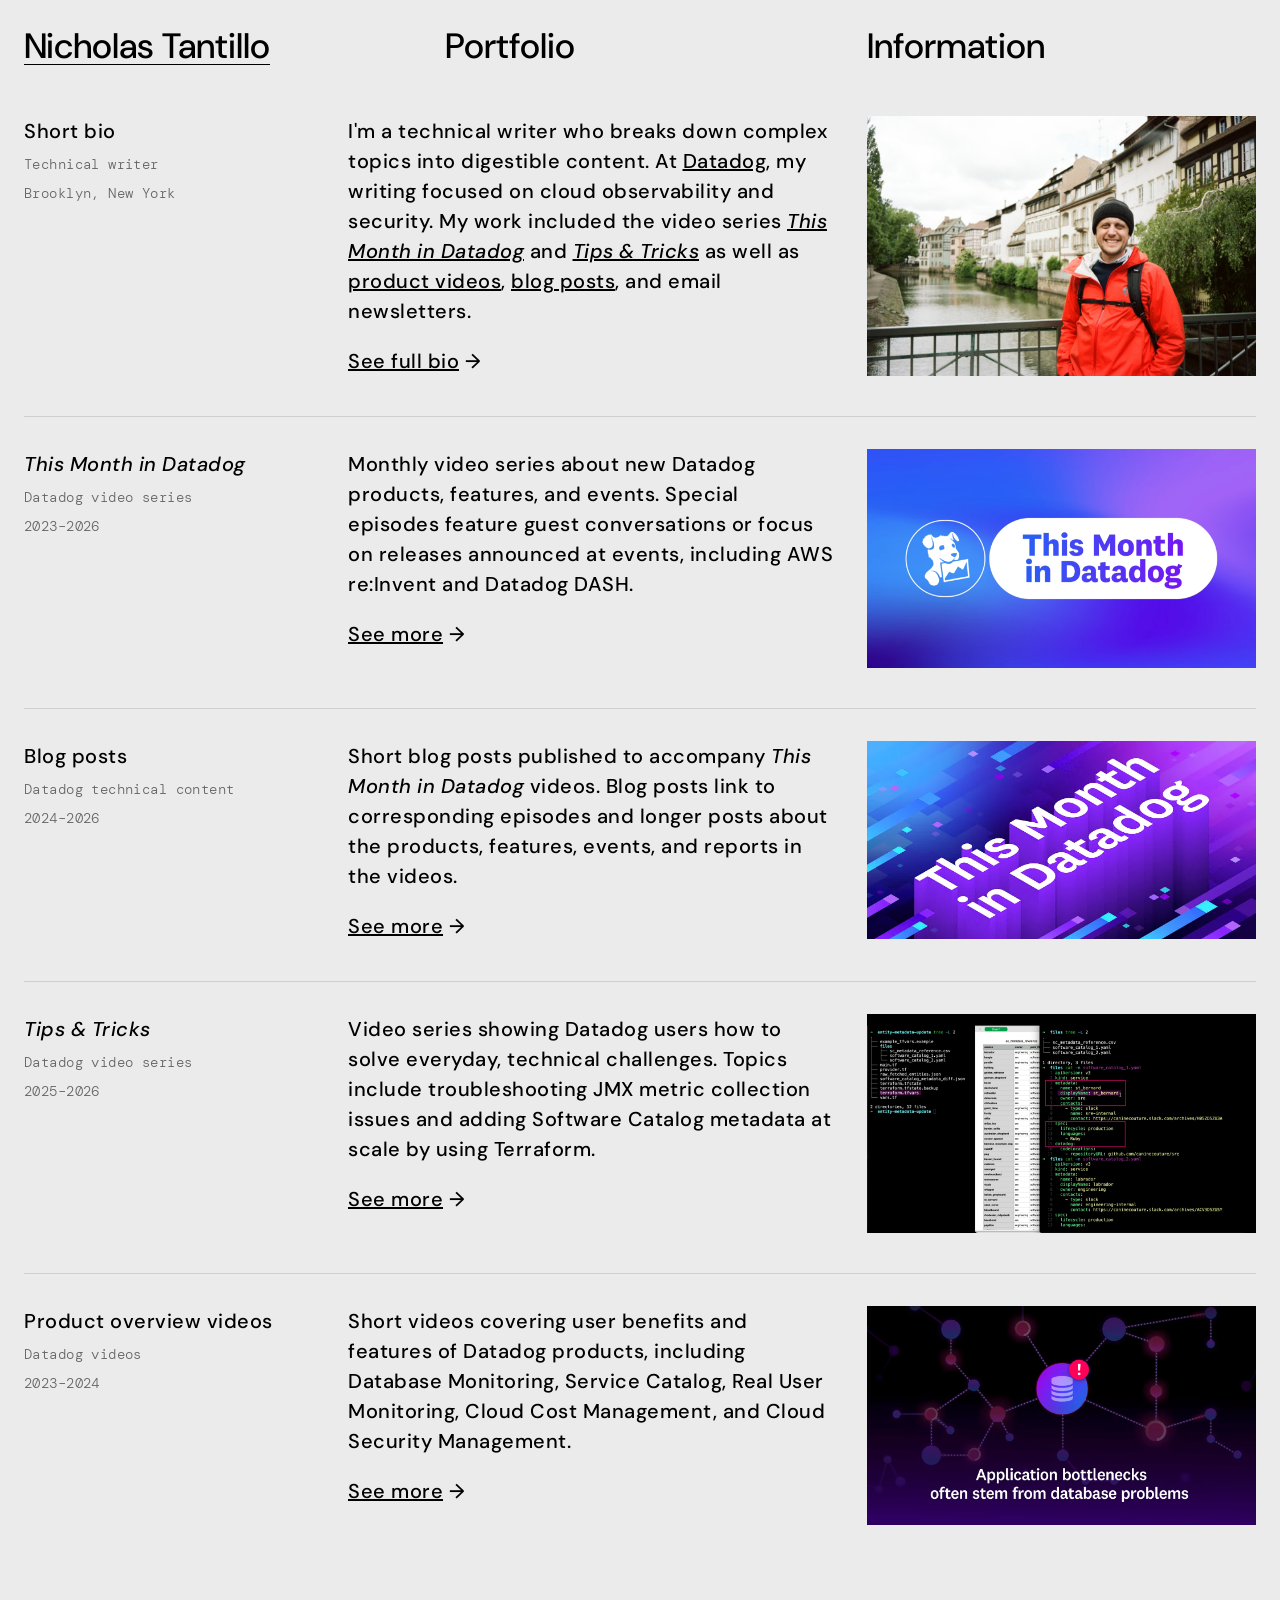
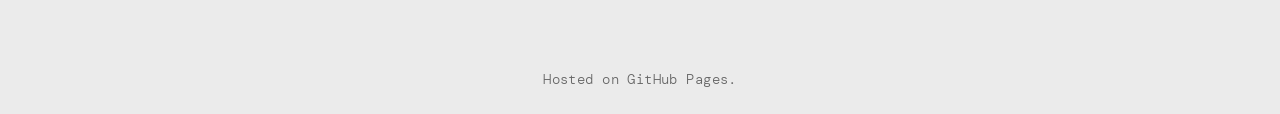
<file: index.html>
<!DOCTYPE html>
<html lang="en">
<head>
  <meta charset="UTF-8">
  <meta name="viewport" content="width=device-width, initial-scale=1.0">
  <title>Nicholas Tantillo</title>
  <link rel="icon" type="image/svg+xml" href="assets/images/favicon.svg">
  <link rel="preconnect" href="https://fonts.googleapis.com">
  <link rel="preconnect" href="https://fonts.gstatic.com" crossorigin>
  <link rel="stylesheet" href="https://fonts.googleapis.com/css2?family=DM+Mono:ital,wght@0,300;0,400;0,500;1,300;1,400;1,500&amp;family=DM+Sans:ital,opsz,wght@0,9..40,400..700;1,9..40,400..700&amp;display=swap">
  <link rel="stylesheet" href="style.css">
  <script src="carousel.js" defer></script>
</head>
<body>

  <a class="skip-link" href="#main-content">Skip to main content</a>

  <!-- Global Header -->
  <header class="site-header">
    <nav class="nav-grid-secondary" aria-label="Main navigation">
      <a href="index.html" class="active" aria-current="page">Nicholas Tantillo</a>
      <a href="portfolio.html">Portfolio</a>
      <a href="information.html">Information</a>
    </nav>
  </header>

  <!-- Main Content -->
  <main id="main-content" tabindex="-1">
    <h1 class="visually-hidden">Nicholas Tantillo</h1>
    <!-- Introductory Row (3fr / 5fr / 4fr) -->
    <section class="content-row">
      <div class="col-meta">
        <h2>Short bio</h2>
        <small>Technical writer</small>
        <small>Brooklyn, New York</small>
      </div>
      <div class="col-narrative">
        <p>I'm a technical writer who breaks down complex topics into digestible content. At <a class="text-link" href="https://www.datadoghq.com/" target="_blank" rel="noopener">Datadog</a>, my writing focused on cloud observability and security. My work included the video series <a class="text-link" href="https://www.youtube.com/playlist?list=PLdh-RwQzDsaO9UJ1Ze44Li5DSa-3pgCR7" target="_blank" rel="noopener"><em>This Month in Datadog</em></a> and <a class="text-link" href="https://www.youtube.com/playlist?list=PLdh-RwQzDsaM9Sq_fi-yXuzhmE7nOlqLE" target="_blank" rel="noopener"><em>Tips &amp; Tricks</em></a> as well as <a class="text-link" href="https://www.youtube.com/playlist?list=PLdh-RwQzDsaPqmgohbJVS4RUU6AMVza_S" target="_blank" rel="noopener">product videos</a>, <a class="text-link" href="https://www.datadoghq.com/blog/" target="_blank" rel="noopener">blog posts</a>, and email newsletters.</p>
        <p><a class="text-link" href="information.html">See full bio</a> →</p>
      </div>
      <div class="col-media">
        <img src="assets/images/portrait.jpg" width="1158" height="768" alt="Nicholas Tantillo portrait">
      </div>
    </section>

    <hr>

    <!-- Featured Work Row (3fr / 5fr / 4fr) -->
    <section class="content-row">
      <div class="col-meta">
        <h2><em>This Month in Datadog</em></h2>
        <small>Datadog video series</small>
        <small>2023&ndash;2026</small>
      </div>
      <div class="col-narrative">
        <p>Monthly video series about new Datadog products, features, and events. Special episodes feature guest conversations or focus on releases announced at events, including AWS re:Invent and Datadog DASH.</p>
        <p><a class="text-link" href="portfolio.html#this-month-in-datadog">See more</a> →</p>
      </div>
      <div class="col-media">
        <div class="image-carousel" data-image-carousel role="region" aria-roledescription="carousel" aria-label="This Month in Datadog screenshots" tabindex="0">
          <div class="image-carousel__viewport">
            <div class="image-carousel__slide">
              <button type="button" class="image-carousel__image-button" data-carousel-toggle aria-label="Pause slideshow" aria-pressed="false">
                <img src="assets/images/this-month-gallery/this-month-title.png" alt="This Month in Datadog title card on a blue-to-purple gradient">
              </button>
            </div>
            <div class="image-carousel__slide" hidden>
              <button type="button" class="image-carousel__image-button" data-carousel-toggle aria-label="Pause slideshow" aria-pressed="false">
                <img data-src="assets/images/this-month-gallery/bits-ai-security-analyst.png" alt="Bits AI Security Analyst investigating a security signal in Datadog Cloud SIEM" loading="lazy">
              </button>
            </div>
            <div class="image-carousel__slide" hidden>
              <button type="button" class="image-carousel__image-button" data-carousel-toggle aria-label="Pause slideshow" aria-pressed="false">
                <img data-src="assets/images/this-month-gallery/host-map.png" alt="Datadog Host Map displaying infrastructure hosts and CPU usage" loading="lazy">
              </button>
            </div>
            <div class="image-carousel__slide" hidden>
              <button type="button" class="image-carousel__image-button" data-carousel-toggle aria-label="Pause slideshow" aria-pressed="false">
                <img data-src="assets/images/this-month-gallery/datadog-experiments.png" alt="Datadog Experiments results page showing a positive difference in an A/B test" loading="lazy">
              </button>
            </div>
            <div class="image-carousel__slide" hidden>
              <button type="button" class="image-carousel__image-button" data-carousel-toggle aria-label="Pause slideshow" aria-pressed="false">
                <img data-src="assets/images/this-month-gallery/governance-console.png" alt="Datadog Governance Console overview showing organization product usage and governance coverage" loading="lazy">
              </button>
            </div>
          </div>
          <div class="image-carousel__feedback" aria-hidden="true">
            <svg class="image-carousel__pause-icon" xmlns="http://www.w3.org/2000/svg" width="32" height="32" viewBox="0 0 24 24" fill="#FFFFFF">
              <rect x="5.5" y="3.5" width="4.75" height="17" rx="1.75" ry="1.75"/>
              <rect x="13.75" y="3.5" width="4.75" height="17" rx="1.75" ry="1.75"/>
            </svg>
            <svg class="image-carousel__play-icon" xmlns="http://www.w3.org/2000/svg" width="32" height="32" viewBox="0 0 24 24" fill="#FFFFFF">
              <path d="M7.5 4.65C7.5 3.82 8.42 3.32 9.12 3.77L19.45 10.62C20.08 11.04 20.08 11.96 19.45 12.38L9.12 19.23C8.42 19.68 7.5 19.18 7.5 18.35V4.65Z"/>
            </svg>
          </div>
        </div>
      </div>
    </section>

    <hr>
    
    <!-- Featured Work Row (3fr / 5fr / 4fr) -->
    <section class="content-row">
      <div class="col-meta">
        <h2>Blog posts</h2>
        <small>Datadog technical content</small>
        <small>2024&ndash;2026</small>
      </div>
      <div class="col-narrative">
        <p>Short blog posts published to accompany <em>This Month in Datadog</em> videos. Blog posts link to corresponding episodes and longer posts about the products, features, events, and reports in the videos.</p>
        <p><a class="text-link" href="portfolio.html#datadog-blog-posts">See more</a> →</p>
      </div>
      <div class="col-media">
        <a class="image-link" href="https://www.datadoghq.com/blog/" target="_blank" rel="noopener" aria-label="Visit the Datadog blog">
          <img src="assets/images/month-in-datadog-hero.png" width="1400" height="711" alt="This Month in Datadog hero graphic" loading="lazy">
        </a>
      </div>
    </section>

    <hr>

    <!-- Featured Work Row (3fr / 5fr / 4fr) -->
    <section class="content-row">
      <div class="col-meta">
        <h2><em>Tips &amp; Tricks</em></h2>
        <small>Datadog video series</small>
        <small>2025&ndash;2026</small>
      </div>
      <div class="col-narrative">
        <p>Video series showing Datadog users how to solve everyday, technical challenges. Topics include troubleshooting JMX metric collection issues and adding Software Catalog metadata at scale by using Terraform.</p>
        <p><a class="text-link" href="portfolio.html#datadog-tips-tricks">See more</a> →</p>
      </div>
      <div class="col-media">
        <div class="image-carousel" data-image-carousel role="region" aria-roledescription="carousel" aria-label="Datadog Tips and Tricks screenshots" tabindex="0">
          <div class="image-carousel__viewport">
            <div class="image-carousel__slide">
              <button type="button" class="image-carousel__image-button" data-carousel-toggle aria-label="Pause slideshow" aria-pressed="false">
                <img src="assets/images/tips-tricks-gallery/software-catalog-reference.png" alt="Terraform terminal and spreadsheet showing Software Catalog metadata updates" loading="lazy">
              </button>
            </div>
            <div class="image-carousel__slide" hidden>
              <button type="button" class="image-carousel__image-button" data-carousel-toggle aria-label="Pause slideshow" aria-pressed="false">
                <img data-src="assets/images/tips-tricks-gallery/datadog-provider-configuration.png" alt="Terraform Datadog provider configuration with API key, app key, and site variables" loading="lazy">
              </button>
            </div>
            <div class="image-carousel__slide" hidden>
              <button type="button" class="image-carousel__image-button" data-carousel-toggle aria-label="Pause slideshow" aria-pressed="false">
                <img data-src="assets/images/tips-tricks-gallery/jmx-bean-case-sensitive.png" alt="Text slide explaining that JMX bean names are case-sensitive" loading="lazy">
              </button>
            </div>
            <div class="image-carousel__slide" hidden>
              <button type="button" class="image-carousel__image-button" data-carousel-toggle aria-label="Pause slideshow" aria-pressed="false">
                <img data-src="assets/images/tips-tricks-gallery/jvm-metrics.png" alt="Datadog JVM Metrics dashboard showing heap, non-heap, garbage collection, and thread metrics" loading="lazy">
              </button>
            </div>
          </div>
          <div class="image-carousel__feedback" aria-hidden="true">
            <svg class="image-carousel__pause-icon" xmlns="http://www.w3.org/2000/svg" width="32" height="32" viewBox="0 0 24 24" fill="#FFFFFF">
              <rect x="5.5" y="3.5" width="4.75" height="17" rx="1.75" ry="1.75"/>
              <rect x="13.75" y="3.5" width="4.75" height="17" rx="1.75" ry="1.75"/>
            </svg>
            <svg class="image-carousel__play-icon" xmlns="http://www.w3.org/2000/svg" width="32" height="32" viewBox="0 0 24 24" fill="#FFFFFF">
              <path d="M7.5 4.65C7.5 3.82 8.42 3.32 9.12 3.77L19.45 10.62C20.08 11.04 20.08 11.96 19.45 12.38L9.12 19.23C8.42 19.68 7.5 19.18 7.5 18.35V4.65Z"/>
            </svg>
          </div>
        </div>
      </div>
    </section>

    <hr>

    <!-- Featured Work Row (3fr / 5fr / 4fr) -->
    <section class="content-row">
      <div class="col-meta">
        <h2>Product overview videos</h2>
        <small>Datadog videos</small>
        <small>2023&ndash;2024</small>
      </div>
      <div class="col-narrative">
        <p>Short videos covering user benefits and features of Datadog products, including Database Monitoring, Service Catalog, Real User Monitoring, Cloud Cost Management, and Cloud Security Management.</p> 
        <p><a class="text-link" href="portfolio.html#datadog-product-videos">See more</a> →</p>
      </div>
      <div class="col-media">
        <div class="image-carousel" data-image-carousel role="region" aria-roledescription="carousel" aria-label="Datadog Database Monitoring product overview screenshots" tabindex="0">
          <div class="image-carousel__viewport">
            <div class="image-carousel__slide">
              <button type="button" class="image-carousel__image-button" data-carousel-toggle aria-label="Pause slideshow" aria-pressed="false">
                <img src="assets/images/database-monitoring-gallery/application-bottlenecks.png" alt="Application bottlenecks often stem from database problems" loading="lazy">
              </button>
            </div>
            <div class="image-carousel__slide" hidden>
              <button type="button" class="image-carousel__image-button" data-carousel-toggle aria-label="Pause slideshow" aria-pressed="false">
                <img data-src="assets/images/database-monitoring-gallery/database-monitoring-title.png" alt="Datadog Database Monitoring title card" loading="lazy">
              </button>
            </div>
            <div class="image-carousel__slide" hidden>
              <button type="button" class="image-carousel__image-button" data-carousel-toggle aria-label="Pause slideshow" aria-pressed="false">
                <img data-src="assets/images/database-monitoring-gallery/database-monitoring-features.png" alt="Database Monitoring features including comprehensive monitoring, active connections, query metrics, explain plans, and APM integration" loading="lazy">
              </button>
            </div>
            <div class="image-carousel__slide" hidden>
              <button type="button" class="image-carousel__image-button" data-carousel-toggle aria-label="Pause slideshow" aria-pressed="false">
                <img data-src="assets/images/database-monitoring-gallery/database-query-insights.png" alt="Database query insights showing active connections by host and average query duration" loading="lazy">
              </button>
            </div>
            <div class="image-carousel__slide" hidden>
              <button type="button" class="image-carousel__image-button" data-carousel-toggle aria-label="Pause slideshow" aria-pressed="false">
                <img data-src="assets/images/database-monitoring-gallery/database-monitoring-dashboard.png" alt="Datadog Database Monitoring dashboard with database hosts, query metrics, resource usage, and connections" loading="lazy">
              </button>
            </div>
          </div>
          <div class="image-carousel__feedback" aria-hidden="true">
            <svg class="image-carousel__pause-icon" xmlns="http://www.w3.org/2000/svg" width="32" height="32" viewBox="0 0 24 24" fill="#FFFFFF">
              <rect x="5.5" y="3.5" width="4.75" height="17" rx="1.75" ry="1.75"/>
              <rect x="13.75" y="3.5" width="4.75" height="17" rx="1.75" ry="1.75"/>
            </svg>
            <svg class="image-carousel__play-icon" xmlns="http://www.w3.org/2000/svg" width="32" height="32" viewBox="0 0 24 24" fill="#FFFFFF">
              <path d="M7.5 4.65C7.5 3.82 8.42 3.32 9.12 3.77L19.45 10.62C20.08 11.04 20.08 11.96 19.45 12.38L9.12 19.23C8.42 19.68 7.5 19.18 7.5 18.35V4.65Z"/>
            </svg>
          </div>
        </div>
      </div>
    </section>
  </main>

  <!-- Global Footer -->
  <footer class="site-footer">
    <div class="footer-row">
      <div></div>
      <div>
        <small>Hosted on GitHub Pages.</small>
      </div>
    </div>
  </footer>

</body>
</html>
</file>
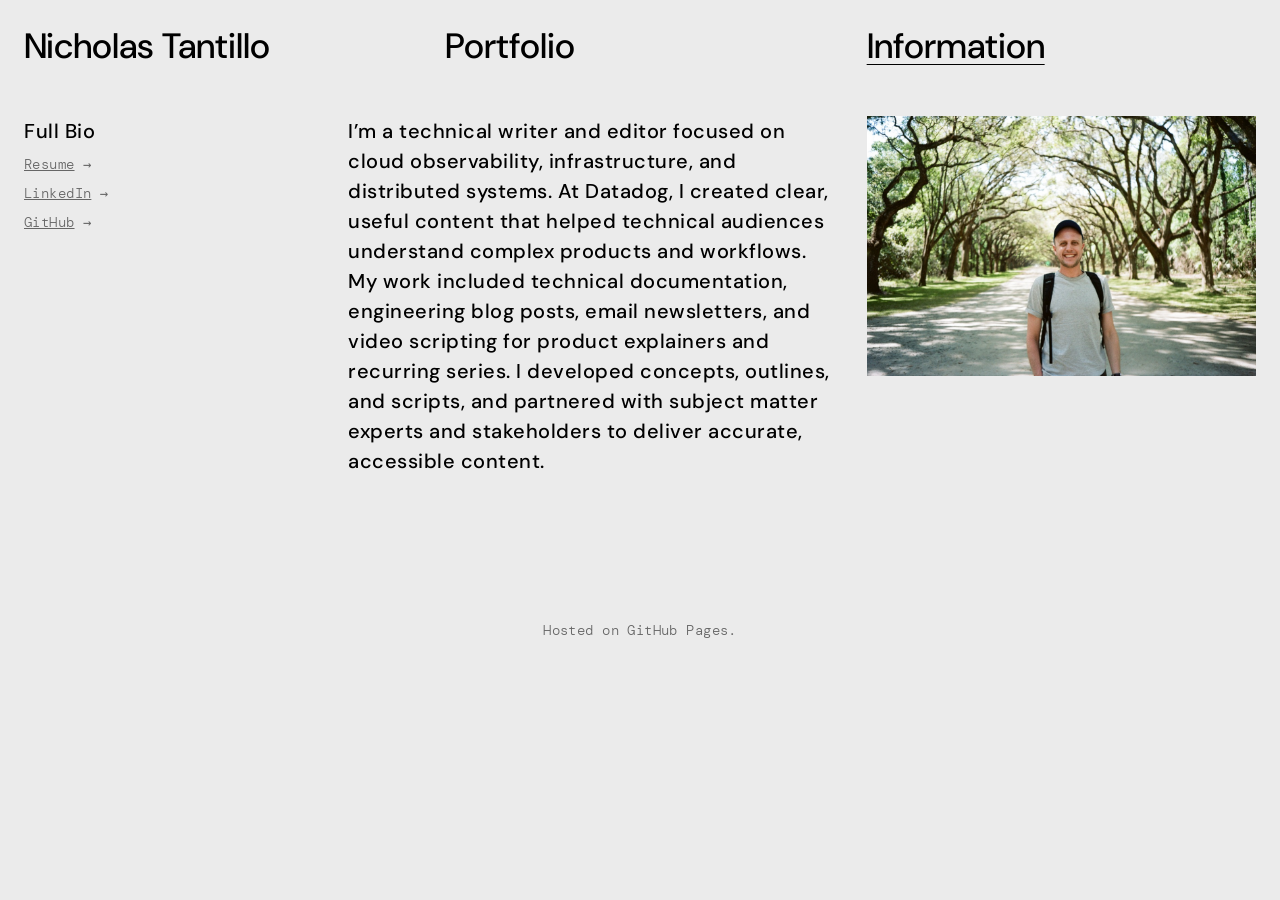
<file: information.html>
<!DOCTYPE html>
<html lang="en">
<head>
  <meta charset="UTF-8">
  <meta name="viewport" content="width=device-width, initial-scale=1.0">
  <title>Information — Nicholas Tantillo</title>
  <link rel="icon" type="image/svg+xml" href="assets/images/favicon.svg">
  <link rel="preconnect" href="https://fonts.googleapis.com">
  <link rel="preconnect" href="https://fonts.gstatic.com" crossorigin>
  <link rel="stylesheet" href="https://fonts.googleapis.com/css2?family=DM+Mono:ital,wght@0,300;0,400;0,500;1,300;1,400;1,500&amp;family=DM+Sans:ital,opsz,wght@0,9..40,400..700;1,9..40,400..700&amp;display=swap">
  <link rel="stylesheet" href="style.css">
</head>
<body>

  <a class="skip-link" href="#main-content">Skip to main content</a>

  <!-- Global Header -->
  <header class="site-header">
    <nav class="nav-grid-secondary" aria-label="Main navigation">
      <a href="index.html">Nicholas Tantillo</a>
      <a href="portfolio.html">Portfolio</a>
      <a href="information.html" class="active" aria-current="page">Information</a>
    </nav>
  </header>

  <!-- Main Content -->
  <main id="main-content" tabindex="-1">
    <h1 class="visually-hidden">Information</h1>
    <section class="content-row">
      <div class="col-meta">
        <h2>Full Bio</h2>
        <small><a class="text-link" href="https://docs.google.com/document/d/1W6Be2zcIOeq2H1B4203mhartbMSkzRTqXlkwHxy2THM/edit?usp=sharing" target="_blank" rel="noopener">Resume</a> &rarr;</small>
        <small><a class="text-link" href="https://www.linkedin.com/in/nick-t-128a17bb/" target="_blank" rel="noopener">LinkedIn</a> &rarr;</small>
        <small><a class="text-link" href="https://github.com/nicktantillo" target="_blank" rel="noopener">GitHub</a> &rarr;</small>
      </div>
      <div class="col-narrative">
        <p>I&rsquo;m a technical writer and editor focused on cloud observability, infrastructure, and distributed systems. At Datadog, I created clear, useful content that helped technical audiences understand complex products and workflows. My work included technical documentation, engineering blog posts, email newsletters, and video scripting for product explainers and recurring series. I developed concepts, outlines, and scripts, and partnered with subject matter experts and stakeholders to deliver accurate, accessible content.</p>
      </div>
      <div class="col-media">
        <img src="assets/images/portrait-2.jpg" width="1158" height="768" alt="Nicholas Tantillo portrait">
      </div>
    </section>
  </main>

  <!-- Global Footer -->
  <footer class="site-footer">
    <div class="footer-row">
      <div></div>
      <div>
        <small>Hosted on GitHub Pages.</small>
      </div>
    </div>
  </footer>

</body>
</html>
</file>
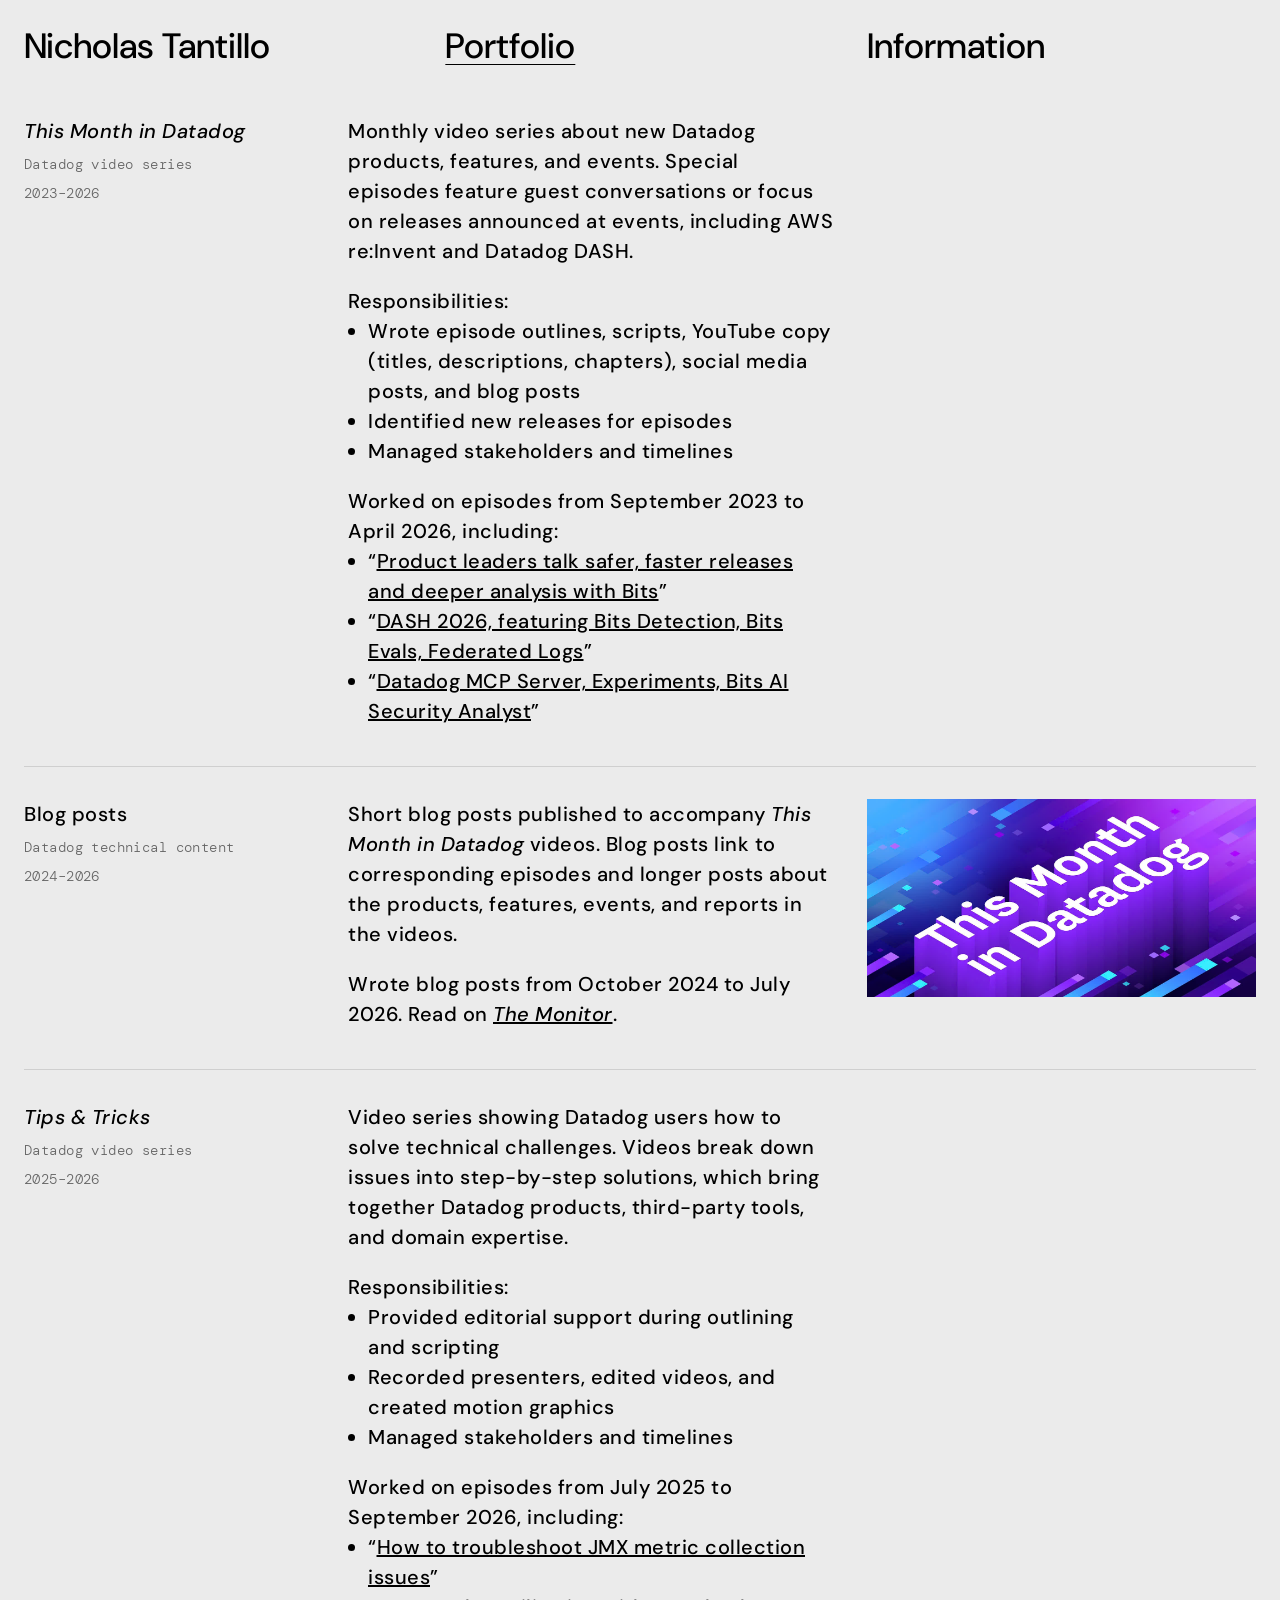
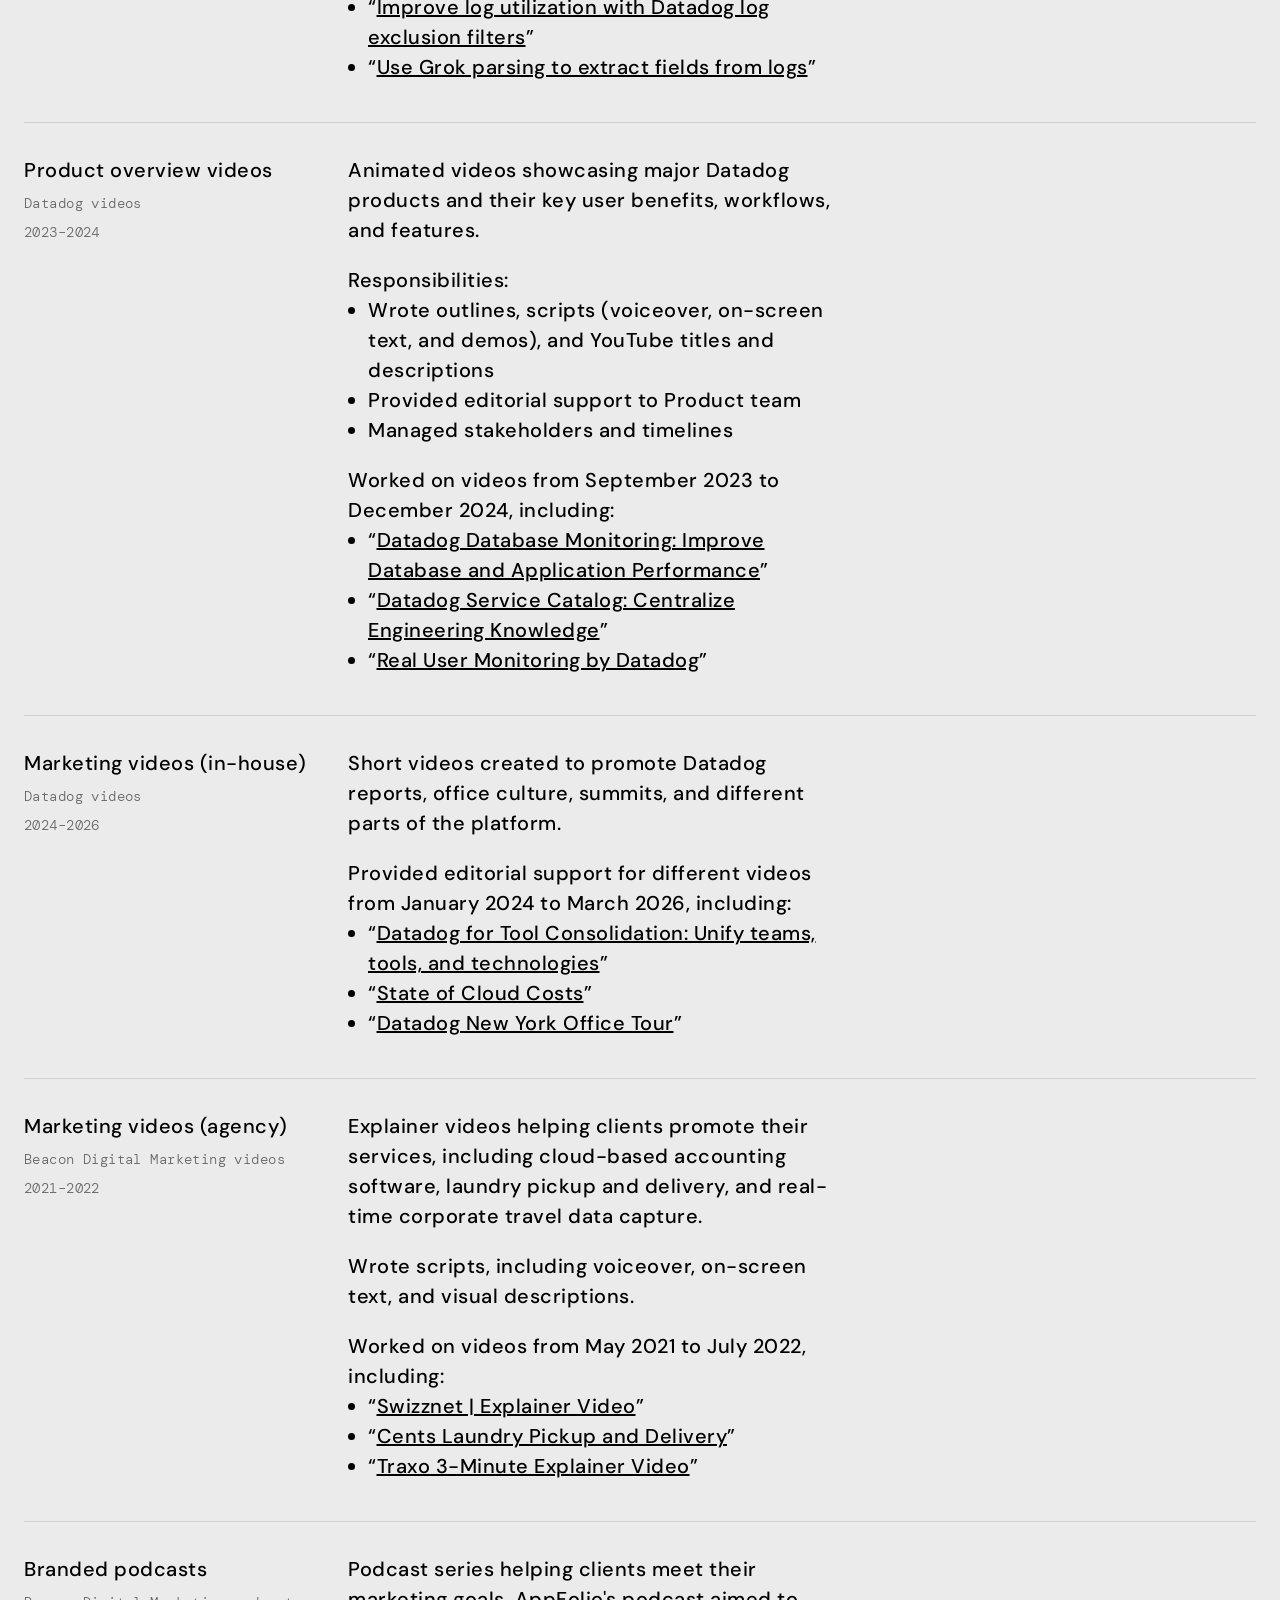
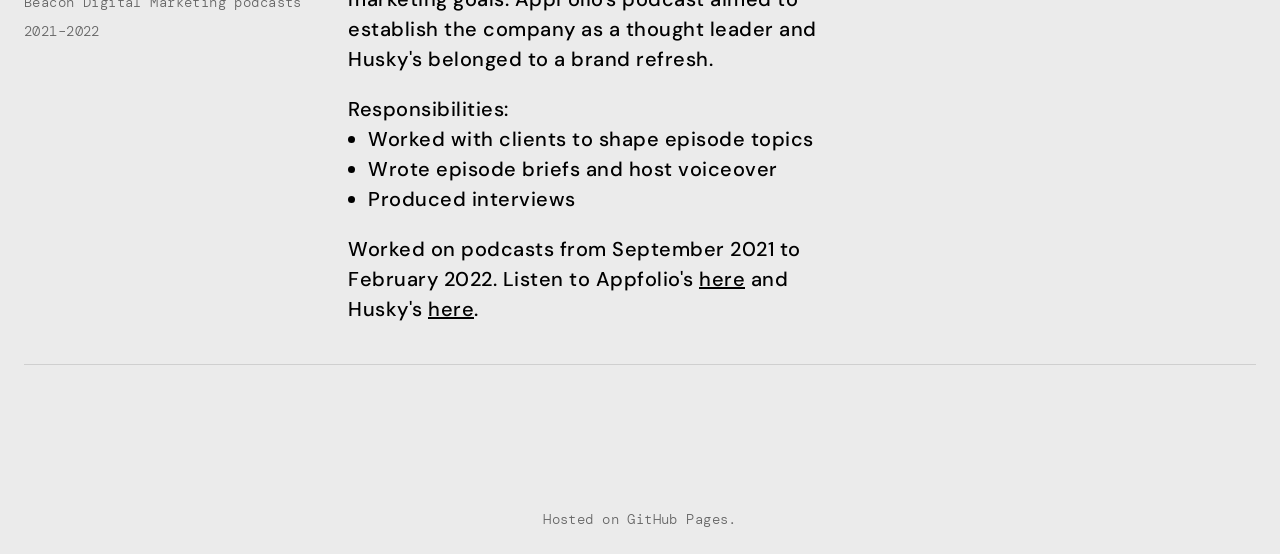
<file: portfolio.html>
<!DOCTYPE html>
<html lang="en">
<head>
  <meta charset="UTF-8">
  <meta name="viewport" content="width=device-width, initial-scale=1.0">
  <title>Portfolio — Nicholas Tantillo</title>
  <link rel="icon" type="image/svg+xml" href="assets/images/favicon.svg">
  <link rel="preconnect" href="https://fonts.googleapis.com">
  <link rel="preconnect" href="https://fonts.gstatic.com" crossorigin>
  <link rel="stylesheet" href="https://fonts.googleapis.com/css2?family=DM+Mono:ital,wght@0,300;0,400;0,500;1,300;1,400;1,500&amp;family=DM+Sans:ital,opsz,wght@0,9..40,400..700;1,9..40,400..700&amp;display=swap">
  <link rel="stylesheet" href="style.css">
  <script src="carousel.js" defer></script>
</head>
<body>

  <a class="skip-link" href="#main-content">Skip to main content</a>

  <!-- Global Header -->
  <header class="site-header">
    <nav class="nav-grid-secondary" aria-label="Main navigation">
      <a href="index.html">Nicholas Tantillo</a>
      <a href="portfolio.html" class="active" aria-current="page">Portfolio</a>
      <a href="information.html">Information</a>
    </nav>
  </header>

  <!-- Main Content -->
  <main id="main-content" tabindex="-1">
    <h1 class="visually-hidden">Portfolio</h1>
    <!-- Featured Work Row (3fr / 5fr / 4fr) -->
    <section id="this-month-in-datadog" class="content-row">
      <div class="col-meta">
        <h2><em>This Month in Datadog</em></h2>
        <small>Datadog video series</small>
        <small>2023&ndash;2026</small>
      </div>
      <div class="col-narrative">
        <p>Monthly video series about new Datadog products, features, and events. Special episodes feature guest conversations or focus on releases announced at events, including AWS re:Invent and Datadog DASH.</p>
        <div class="contributions">
          <p>Responsibilities:</p>
          <ul>
            <li>Wrote episode outlines, scripts, YouTube copy (titles, descriptions, chapters), social media posts, and blog posts</li>
            <li>Identified new releases for episodes</li>
            <li>Managed stakeholders and timelines</li>
          </ul>
        </div>
        <div>
          <p>Worked on episodes from September 2023 to April 2026, including:</p>
          <ul>
            <li>&ldquo;<a class="text-link" href="https://www.youtube.com/watch?v=qe4XAE5gRik&amp;list=PLdh-RwQzDsaO9UJ1Ze44Li5DSa-3pgCR7&amp;index=1" target="_blank" rel="noopener">Product leaders talk safer, faster releases and deeper analysis with Bits</a>&rdquo;</li>
            <li>&ldquo;<a class="text-link" href="https://www.youtube.com/watch?v=770kflDi3zk&amp;list=PLdh-RwQzDsaO9UJ1Ze44Li5DSa-3pgCR7&amp;index=2" target="_blank" rel="noopener">DASH 2026, featuring Bits Detection, Bits Evals, Federated Logs</a>&rdquo;</li>
            <li>&ldquo;<a class="text-link" href="https://www.youtube.com/watch?v=770kflDi3zk&amp;list=PLdh-RwQzDsaO9UJ1Ze44Li5DSa-3pgCR7&amp;index=2" target="_blank" rel="noopener">Datadog MCP Server, Experiments, Bits AI Security Analyst</a>&rdquo;</li>
          </ul>
        </div>
      </div>
      <div class="col-media">
        <iframe
          class="youtube-embed"
          src="https://www.youtube.com/embed/RoKS5wByv8U?si=k5lLxk3eq01MKztY"
          title="Datadog MCP Server, Experiments, Bits AI Security Analyst, and more | This Month in Datadog"
          loading="lazy"
          allow="accelerometer; autoplay; clipboard-write; encrypted-media; gyroscope; picture-in-picture; web-share"
          referrerpolicy="strict-origin-when-cross-origin"
          allowfullscreen>
        </iframe>
      </div>
    </section>

    <hr>

    <!-- Featured Work Row (3fr / 5fr / 4fr) -->
    <section id="datadog-blog-posts" class="content-row">
      <div class="col-meta">
        <h2>Blog posts</h2>
        <small>Datadog technical content</small>
        <small>2024&ndash;2026</small>
      </div>
      <div class="col-narrative">
        <p>Short blog posts published to accompany <em>This Month in Datadog</em> videos. Blog posts link to corresponding episodes and longer posts about the products, features, events, and reports in the videos.</p>
        <p>Wrote blog posts from October 2024 to July 2026. Read on <a class="text-link" href="https://www.datadoghq.com/blog/search/?blog-0=The-Monitor&amp;s=this%20month%20in%20datadog" target="_blank" rel="noopener"><em>The Monitor</em></a>.</p>
      </div>
      <div class="col-media">
        <a class="image-link" href="https://www.datadoghq.com/blog/" target="_blank" rel="noopener" aria-label="Visit the Datadog blog">
          <img src="assets/images/month-in-datadog-hero.png" width="1400" height="711" alt="This Month in Datadog hero image" loading="lazy">
        </a>
      </div>
    </section>

    <hr>

    <!-- Featured Work Row (3fr / 5fr / 4fr) -->
    <section id="datadog-tips-tricks" class="content-row">
      <div class="col-meta">
        <h2><em>Tips &amp; Tricks</em></h2>
        <small>Datadog video series</small>
        <small>2025&ndash;2026</small>
      </div>
      <div class="col-narrative">
        <p>Video series showing Datadog users how to solve technical challenges. Videos break down issues into step-by-step solutions, which bring together Datadog products, third-party tools, and domain expertise.</p>
        <div class="contributions">
          <p>Responsibilities:</p>
          <ul>
            <li>Provided editorial support during outlining and scripting</li>
            <li>Recorded presenters, edited videos, and created motion graphics</li>
            <li>Managed stakeholders and timelines</li>
          </ul>
        </div>
        <div>
          <p>Worked on episodes from July 2025 to September 2026, including:</p>
          <ul>
            <li>&ldquo;<a class="text-link" href="https://www.youtube.com/watch?v=lnOT6mk2fEU" target="_blank" rel="noopener">How to troubleshoot JMX metric collection issues</a>&rdquo;</li>
            <li>&ldquo;<a class="text-link" href="https://www.youtube.com/watch?v=2OEzAE7c2c0&amp;list=PLdh-RwQzDsaM9Sq_fi-yXuzhmE7nOlqLE&amp;index=3" target="_blank" rel="noopener">Improve log utilization with Datadog log exclusion filters</a>&rdquo;</li>
            <li>&ldquo;<a class="text-link" href="https://www.youtube.com/watch?v=AwW70AUmaaQ&amp;list=PLdh-RwQzDsaM9Sq_fi-yXuzhmE7nOlqLE&amp;index=4" target="_blank" rel="noopener">Use Grok parsing to extract fields from logs</a>&rdquo;</li>
          </ul>
        </div>
      </div>
      <div class="col-media">
        <iframe
          class="youtube-embed"
          src="https://www.youtube.com/embed/lnOT6mk2fEU?si=jJi4sG1AXHYNVF9x"
          title="How to troubleshoot JMX metric collection issues | Datadog Tips &amp; Tricks"
          loading="lazy"
          allow="accelerometer; autoplay; clipboard-write; encrypted-media; gyroscope; picture-in-picture; web-share"
          referrerpolicy="strict-origin-when-cross-origin"
          allowfullscreen>
        </iframe>
      </div>
    </section>

    <hr>
    
    <!-- Featured Work Row (3fr / 5fr / 4fr) -->
    <section id="datadog-product-videos" class="content-row">
      <div class="col-meta">
        <h2>Product overview videos</h2>
        <small>Datadog videos</small>
        <small>2023&ndash;2024</small>
      </div>
      <div class="col-narrative">
        <p>Animated videos showcasing major Datadog products and their key user benefits, workflows, and features.</p>
        <div class="contributions">
          <p>Responsibilities:</p>
          <ul>
            <li>Wrote outlines, scripts (voiceover, on-screen text, and demos), and YouTube titles and descriptions</li>
            <li>Provided editorial support to Product team</li>
            <li>Managed stakeholders and timelines</li>
          </ul>
        </div>
        <div>
          <p>Worked on videos from September 2023 to December 2024, including:</p>
          <ul>
            <li>&ldquo;<a class="text-link" href="https://www.youtube.com/watch?v=hBBn_YaNqos" target="_blank" rel="noopener">Datadog Database Monitoring: Improve Database and Application Performance</a>&rdquo;</li>
            <li>&ldquo;<a class="text-link" href="https://www.youtube.com/watch?v=CbPzAuPz5rE" target="_blank" rel="noopener">Datadog Service Catalog: Centralize Engineering Knowledge</a>&rdquo;</li>
            <li>&ldquo;<a class="text-link" href="https://www.youtube.com/watch?v=_4kGVvgaf5Q" target="_blank" rel="noopener">Real User Monitoring by Datadog</a>&rdquo;</li>
          </ul>
        </div>
      </div>
      <div class="col-media">
        <iframe
          class="youtube-embed"
          src="https://www.youtube.com/embed/hBBn_YaNqos?si=msxnp521k9ZKtRgV"
          title="Datadog Database Monitoring: Improve Database and Application Performance"
          loading="lazy"
          allow="accelerometer; autoplay; clipboard-write; encrypted-media; gyroscope; picture-in-picture; web-share"
          referrerpolicy="strict-origin-when-cross-origin"
          allowfullscreen>
        </iframe>
      </div>
    </section>

    <hr>

    <!-- Featured Work Row (3fr / 5fr / 4fr) -->
    <section class="content-row">
      <div class="col-meta">
        <h2>Marketing videos (in-house)</h2>
        <small>Datadog videos</small>
        <small>2024&ndash;2026</small>
      </div>
      <div class="col-narrative">
        <p>Short videos created to promote Datadog reports, office culture, summits, and different parts of the platform.</p>
        <div>
          <p>Provided editorial support for different videos from January 2024 to March 2026, including:</p>
          <ul>
            <li>&ldquo;<a class="text-link" href="https://www.youtube.com/watch?v=vjNJgg50ti8" target="_blank" rel="noopener">Datadog for Tool Consolidation: Unify teams, tools, and technologies</a>&rdquo;</li>
            <li>&ldquo;<a class="text-link" href="https://www.youtube.com/watch?v=J4-OGKGIZQQ" target="_blank" rel="noopener">State of Cloud Costs</a>&rdquo;</li>
            <li>&ldquo;<a class="text-link" href="https://www.youtube.com/watch?v=ggbLeC67LwA" target="_blank" rel="noopener">Datadog New York Office Tour</a>&rdquo;</li>
          </ul>
        </div>
      </div>
      <div class="col-media">
        <iframe
          class="youtube-embed"
          src="https://www.youtube.com/embed/ggbLeC67LwA?si=2-ikvDPEV8q-MjqS"
          title="Datadog New York Office Tour"
          loading="lazy"
          allow="accelerometer; autoplay; clipboard-write; encrypted-media; gyroscope; picture-in-picture; web-share"
          referrerpolicy="strict-origin-when-cross-origin"
          allowfullscreen>
        </iframe>
      </div>
    </section>
    
    <hr>
    
    <!-- Featured Work Row (3fr / 5fr / 4fr) -->
    <section id="marketing-videos-agency" class="content-row">
      <div class="col-meta">
        <h2>Marketing videos (agency)</h2>
        <small>Beacon Digital Marketing videos</small>
        <small>2021&ndash;2022</small>
      </div>
      <div class="col-narrative">
        <p>Explainer videos helping clients promote their services, including cloud-based accounting software, laundry pickup and delivery, and real-time corporate travel data capture.</p>
        <div class="contributions">
          <p>Wrote scripts, including voiceover, on-screen text, and visual descriptions.</p>
        </div>
        <div>
          <p>Worked on videos from May 2021 to July 2022, including:</p>
          <ul>
            <li>&ldquo;<a class="text-link" href="https://www.youtube.com/watch?v=VOKBGyEeico&amp;t=1s" target="_blank" rel="noopener">Swizznet | Explainer Video</a>&rdquo;</li>
            <li>&ldquo;<a class="text-link" href="https://www.youtube.com/watch?v=vMaxrCERUu8" target="_blank" rel="noopener">Cents Laundry Pickup and Delivery</a>&rdquo;</li>
            <li>&ldquo;<a class="text-link" href="https://www.youtube.com/watch?v=9-yw9yUqd-U&amp;t=1s" target="_blank" rel="noopener">Traxo 3-Minute Explainer Video</a>&rdquo;</li>
          </ul>
        </div>
      </div>
      <div class="col-media">
        <iframe
          class="youtube-embed"
          src="https://www.youtube.com/embed/9-yw9yUqd-U?si=neGxt2U0zxkuTkPu"
          title="Traxo 3-Minute Explainer Video"
          loading="lazy"
          allow="accelerometer; autoplay; clipboard-write; encrypted-media; gyroscope; picture-in-picture; web-share"
          referrerpolicy="strict-origin-when-cross-origin"
          allowfullscreen>
        </iframe>
      </div>
    </section>

    <hr>

    <!-- Featured Work Row (3fr / 5fr / 4fr) -->
    <section id="branded-podcasts" class="content-row">
      <div class="col-meta">
        <h2>Branded podcasts</h2>
        <small>Beacon Digital Marketing podcasts</small>
        <small>2021&ndash;2022</small>
      </div>
      <div class="col-narrative">
        <p>Podcast series helping clients meet their marketing goals. AppFolio's podcast aimed to establish the company as a thought leader and Husky's belonged to a brand refresh.</p>
        <div class="contributions">
          <p>Responsibilities:</p>
          <ul>
            <li>Worked with clients to shape episode topics</li>
            <li>Wrote episode briefs and host voiceover</li>
            <li>Produced interviews</li>
          </ul>
        </div>
        <div>
          <p>Worked on podcasts from September 2021 to February 2022. Listen to Appfolio's <a class="text-link" href="https://podcasts.apple.com/us/podcast/the-top-floor/id1530100815" target="_blank" rel="noopener" aria-label="Listen to The Top Floor podcast on Apple Podcasts">here</a> and Husky's <a class="text-link" href="https://www.husky.co/en/resources/podcast/engineering-change/" target="_blank" rel="noopener" aria-label="Listen to Husky's Engineering Change podcast">here</a>.</p>
        </div>
      </div>
      <div class="col-media">
        <iframe
          class="podcast-embed"
          src="https://embed.podcasts.apple.com/us/podcast/the-top-floor/id1530100815?size=small"
          title="The Top Floor podcast player"
          loading="lazy"
          width="640"
          height="160"
          allow="autoplay *; encrypted-media *; fullscreen *; clipboard-write"
          sandbox="allow-forms allow-popups allow-same-origin allow-scripts allow-storage-access-by-user-activation allow-top-navigation-by-user-activation">
        </iframe>
      </div>
    </section>

    <hr>

  </main>

  <!-- Global Footer -->
  <footer class="site-footer">
    <div class="footer-row">
      <div></div>
      <div>
        <small>Hosted on GitHub Pages.</small>
      </div>
    </div>
  </footer>

</body>
</html>
</file>
<file: style.css>
:root {
  /* Colors */
  --bg-color: #ebebeb;
  --text-main: #000000;
  --text-meta: rgb(102, 102, 102);
  --border-color: rgba(0, 0, 0, 0.12);

  /* Typography */
  --font-primary: "DM Sans", -apple-system, BlinkMacSystemFont, "Segoe UI", Roboto, sans-serif;
  --font-mono: "DM Mono", monospace;

  /* Font Sizes */
  --font-size-h1: 2.2rem;
  --font-size-h2: 1.25rem;
  --font-size-body: 1.25rem;
  --font-size-small: 0.875rem;

  /* Line Heights */
  --line-height-heading: 1.25;
  --line-height-body: 1.5;

  /* Letter Spacing */
  --letter-spacing-mono: 0.03em;

  /* Layout Spacing */
  --page-margin: 1.5rem;
  --grid-gap: 2rem;
}

/* CSS Reset */
*, *::before, *::after {
  box-sizing: border-box;
  margin: 0;
  padding: 0;
}

html, body {
  min-height: 100vh;
  background-color: var(--bg-color);
  color: var(--text-main);
  font-family: var(--font-primary);
  font-size: 16px;
  -webkit-font-smoothing: antialiased;
  -moz-osx-font-smoothing: grayscale;
}

body {
  padding: var(--page-margin);
}

.visually-hidden {
  position: absolute;
  width: 1px;
  height: 1px;
  padding: 0;
  margin: -1px;
  overflow: hidden;
  clip-path: inset(50%);
  white-space: nowrap;
  border: 0;
}

.skip-link {
  position: fixed;
  top: var(--page-margin);
  left: var(--page-margin);
  z-index: 100;
  padding: 0.75rem 1rem;
  border: 0;
  background-color: #fff;
  color: var(--text-main);
  text-decoration: underline;
  transform: translateY(calc(-100% - var(--page-margin)));
}

.skip-link:focus {
  outline: 2px solid currentColor;
  outline-offset: 2px;
  transform: translateY(0);
}

/* Typography Scales */
h2 {
  font-size: var(--font-size-h2);
  font-weight: 500;
  line-height: var(--line-height-body);
  letter-spacing: 0.025em;
}

small {
  display: block;
  font-family: var(--font-mono);
  font-size: var(--font-size-small);
  font-weight: 300;
  line-height: var(--line-height-body);
  letter-spacing: var(--letter-spacing-mono);
  color: var(--text-meta);
}

p {
  font-size: var(--font-size-body);
  font-weight: 400;
  line-height: var(--line-height-body);
}

/* Link Styling */
a {
  color: inherit;
  text-decoration: none;
  border-bottom: 1px solid transparent;
  transition: color 0.2s ease, border-color 0.2s ease;
}

a:hover {
  border-bottom-color: var(--text-main);
}

.text-link {
  text-decoration: underline;
}

/* Section Dividers */
hr {
  border: 0;
  border-top: 1px solid var(--border-color);
  margin: var(--grid-gap) 0;
}

/* Global Navigation Header */
.site-header {
  margin-bottom: 3rem;
}

.nav-grid-secondary {
  display: grid;
  grid-template-columns: repeat(3, 1fr);
  gap: var(--grid-gap);
}

.nav-grid-secondary a {
  color: var(--text-main);
  font-size: var(--font-size-h1);
  font-weight: 500;
  line-height: var(--line-height-heading);
  text-decoration: none;
  border-bottom: none;
}

.nav-grid-secondary a.active {
  text-decoration: underline;
  text-underline-offset: 6px;
  text-decoration-thickness: 1px;
}

/* Asymmetric Editorial Content Grid (3fr / 5fr / 4fr) */
.content-row {
  display: grid;
  grid-template-columns: 3fr 5fr 4fr;
  gap: var(--grid-gap);
  align-items: start;
  margin-bottom: 2.5rem;
}

.content-row[id] {
  scroll-margin-top: 4rem;
}

.col-meta {
  display: flex;
  flex-direction: column;
  gap: 0.5rem;
}

.col-narrative {
  display: flex;
  flex-direction: column;
  gap: 1.25rem;
}

.col-narrative p,
.col-narrative li {
  font-size: var(--font-size-body);
  font-weight: 500;
  line-height: var(--line-height-body);
  letter-spacing: 0.025em;
}

.col-narrative ul {
  padding-left: 1.25em;
}

.col-narrative .contributions {
  display: flex;
  flex-direction: column;
  gap: 0;
}

.col-media {
  min-width: 0;
}

.col-media img {
  width: 100%;
  height: auto;
  aspect-ratio: 3 / 2;
  object-fit: cover;
  display: block;
}

.col-media .image-link {
  display: block;
}

.col-media .image-link img {
  aspect-ratio: 1400 / 711;
  object-fit: contain;
}

.youtube-embed {
  display: block;
  width: 100%;
  aspect-ratio: 16 / 9;
  border: 0;
}

.podcast-embed {
  display: block;
  width: 100%;
  height: 160px;
  border: 0;
  border-radius: 12px;
  overflow: hidden;
}

.image-carousel {
  position: relative;
  cursor: pointer;
}

.image-carousel__viewport {
  width: 100%;
  aspect-ratio: 16 / 9;
  overflow: hidden;
  background-color: var(--border-color);
}

.image-carousel__slide {
  width: 100%;
  height: 100%;
}

.image-carousel__slide[hidden] {
  display: none;
}

.image-carousel__slide img {
  width: 100%;
  height: 100%;
  aspect-ratio: 16 / 9;
  object-fit: cover;
}

.image-carousel__image-button {
  display: block;
  width: 100%;
  height: 100%;
  padding: 0;
  border: 0;
  background: transparent;
  cursor: pointer;
}

.image-carousel__feedback {
  position: absolute;
  top: 50%;
  left: 50%;
  z-index: 10;
  display: grid;
  place-items: center;
  width: 68px;
  height: 68px;
  border-radius: 50%;
  background-color: rgba(40, 40, 40, 0.72);
  opacity: 0;
  visibility: hidden;
  transform: translate(-50%, -50%) scale(0.75);
  pointer-events: none;
  user-select: none;
}

.image-carousel__feedback.is-animating {
  visibility: visible;
  /* Keep the badge expansion linear while easing opacity independently. */
  animation: bezel-flash 600ms linear forwards,
    bezel-opacity 600ms forwards;
}

.image-carousel__feedback svg {
  display: none;
  width: 32px;
  height: 32px;
}

.image-carousel__feedback[data-state="paused"] .image-carousel__pause-icon,
.image-carousel__feedback[data-state="playing"] .image-carousel__play-icon {
  display: block;
}

.image-carousel__feedback[data-state="playing"] .image-carousel__play-icon {
  transform: translateX(2px);
}

@keyframes bezel-flash {
  0% {
    opacity: 0;
    visibility: visible;
    transform: translate(-50%, -50%) scale(0.75);
  }

  18% {
    opacity: 1;
    transform: translate(-50%, -50%) scale(0.92);
  }

  58% {
    opacity: 1;
    transform: translate(-50%, -50%) scale(1.22);
  }

  100% {
    opacity: 0;
    visibility: hidden;
    transform: translate(-50%, -50%) scale(1.5);
  }
}

@keyframes bezel-opacity {
  0% {
    opacity: 0;
    animation-timing-function: ease-out;
  }

  18% {
    opacity: 1;
  }

  58% {
    opacity: 1;
    animation-timing-function: ease-in;
  }

  100% {
    opacity: 0;
  }
}

.image-carousel__image-button:focus-visible {
  outline: 2px solid currentColor;
  outline-offset: -2px;
}

.image-carousel:focus-visible {
  outline: 2px solid currentColor;
  outline-offset: 2px;
}

@media (prefers-reduced-motion: reduce) {
  .image-carousel__feedback.is-animating {
    transform: translate(-50%, -50%) scale(1);
    animation: bezel-opacity 600ms forwards;
  }
}

/* Global Footer */
.site-footer {
  margin-top: 5rem;
  padding-top: var(--grid-gap);
  text-align: center;
}

.footer-row {
  display: grid;
  grid-template-columns: 1fr;
  gap: var(--grid-gap);
}

/* Mobile Responsive Breakpoint */
@media (max-width: 768px) {
  :root {
    --page-margin: 1rem;
    --grid-gap: 1.5rem;
    --font-size-h1: 1.8rem;
    --font-size-h2: 1.15rem;
    --font-size-body: 1.15rem;
  }

  .nav-grid-secondary {
    grid-template-columns: 1fr;
    gap: 0.75rem;
  }

  .content-row {
    grid-template-columns: 1fr;
    gap: 1.25rem;
  }
}
</file>
